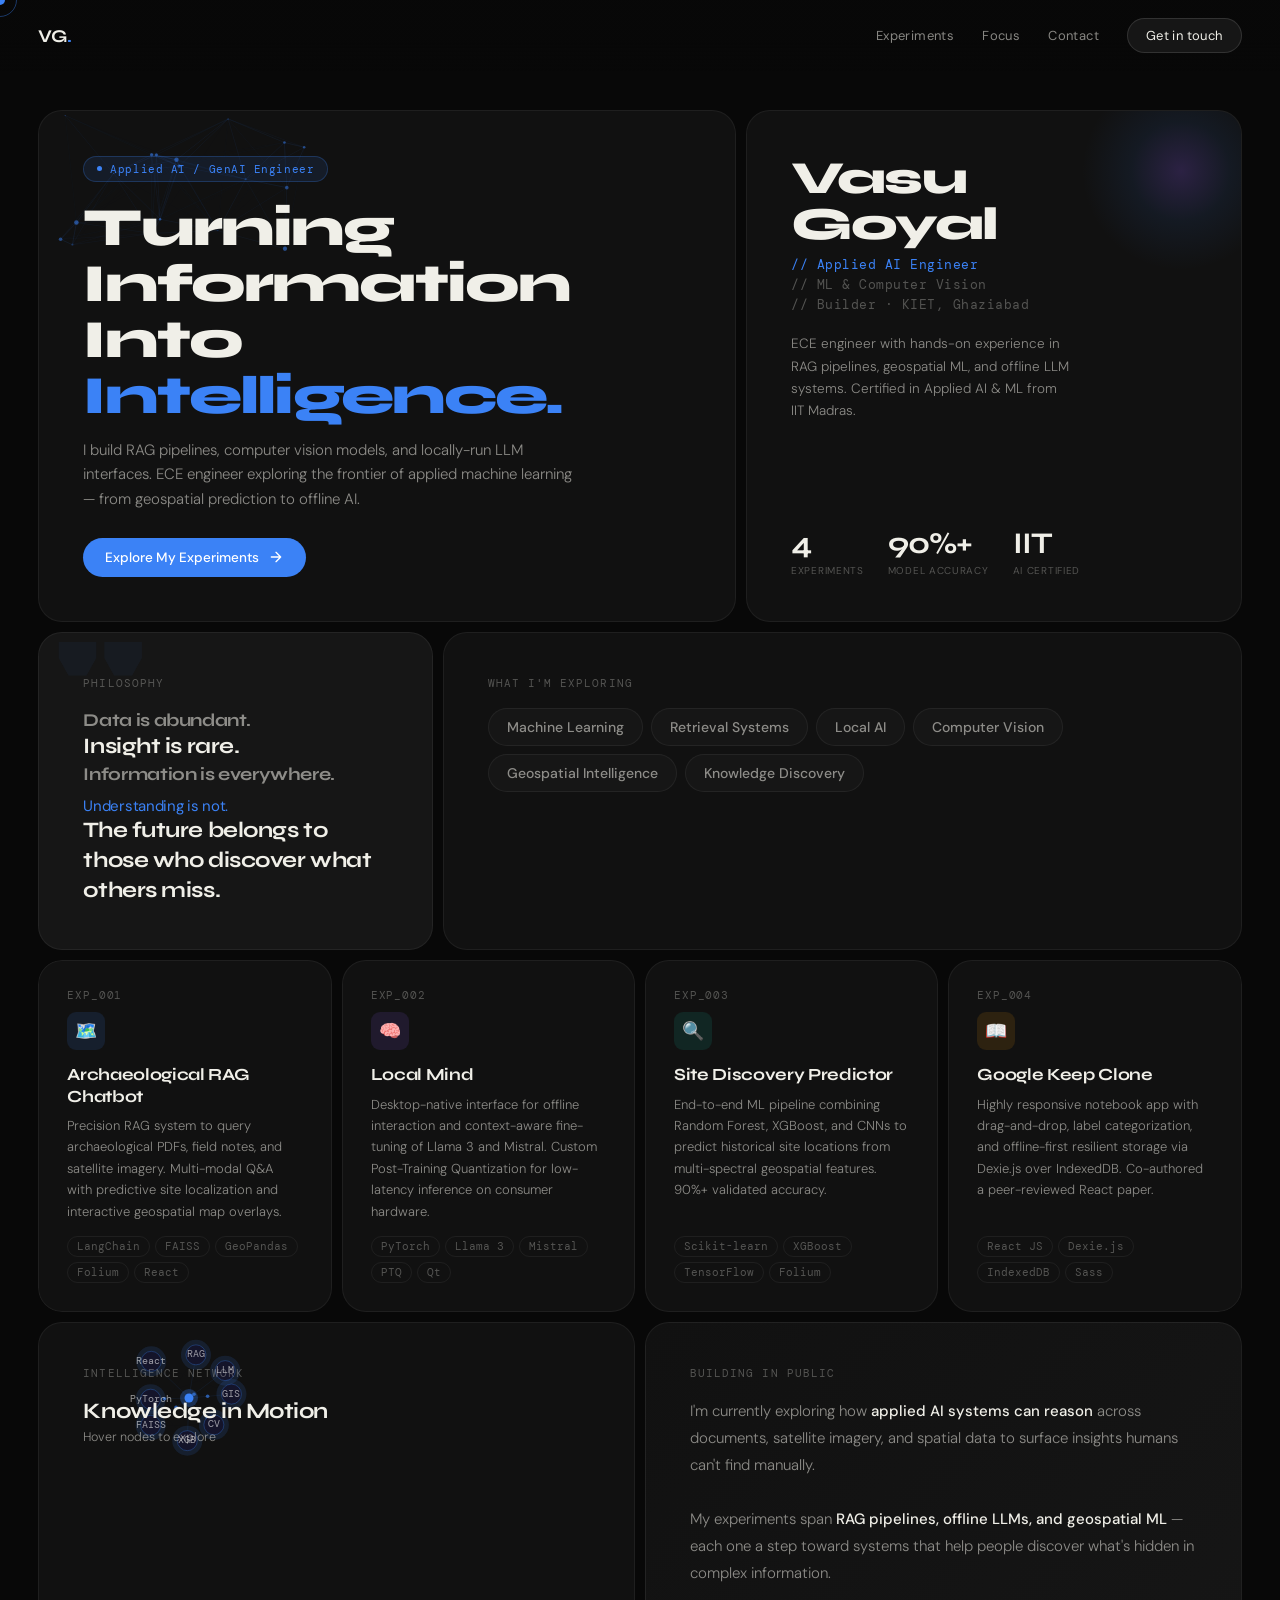
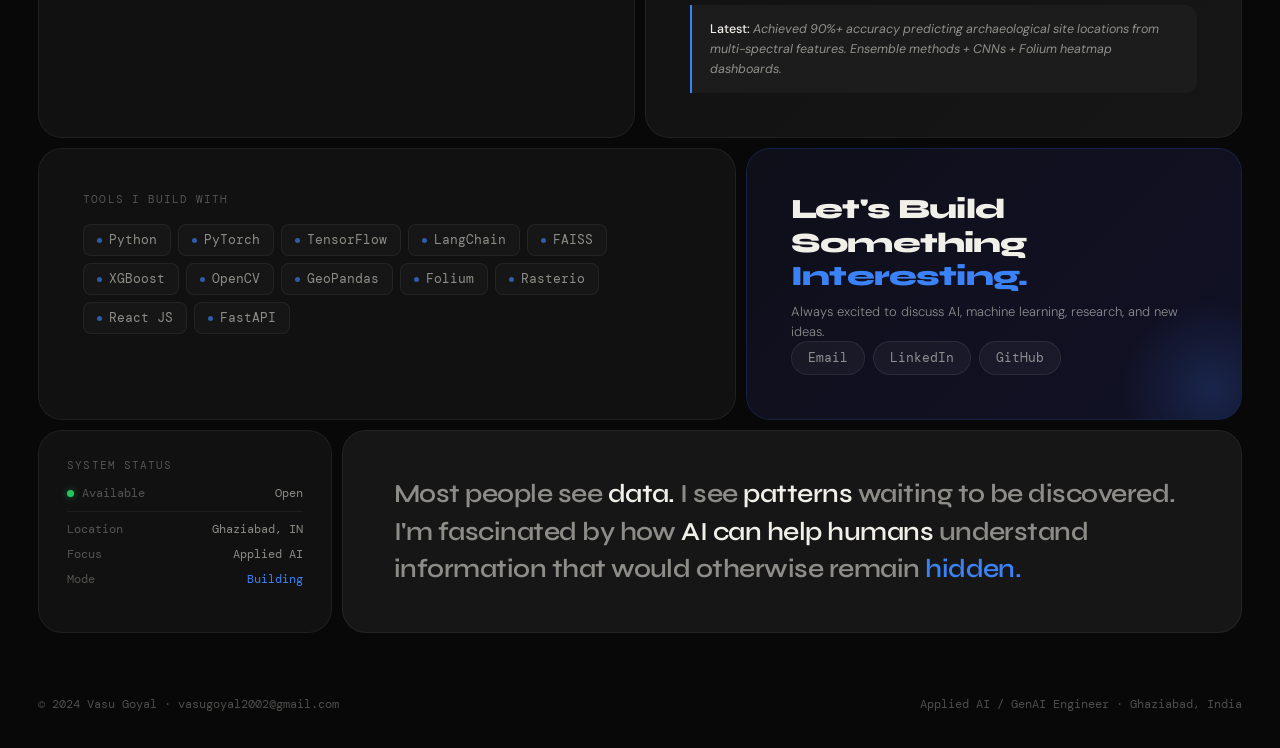
<file: src/imports/vasu-goyal__2_.html>
<!DOCTYPE html>
<html lang="en">
<head>
<meta charset="UTF-8">
<meta name="viewport" content="width=device-width, initial-scale=1.0">
<title>Vasu Goyal — Applied AI Engineer</title>
<link rel="preconnect" href="https://fonts.googleapis.com">
<link rel="preconnect" href="https://fonts.gstatic.com" crossorigin>
<link href="https://fonts.googleapis.com/css2?family=Syne:wght@400;500;600;700;800&family=DM+Sans:ital,opsz,wght@0,9..40,300;0,9..40,400;0,9..40,500;1,9..40,300&family=DM+Mono:wght@300;400&display=swap" rel="stylesheet">
<style>
*, *::before, *::after { box-sizing: border-box; margin: 0; padding: 0; }

:root {
  --bg: #080808;
  --s1: #111111;
  --s2: #161616;
  --s3: #1c1c1c;
  --border: rgba(255,255,255,0.06);
  --border-h: rgba(255,255,255,0.12);
  --tp: #f0efe8;
  --ts: rgba(240,239,232,0.55);
  --tm: rgba(240,239,232,0.3);
  --blue: #3b82f6;
  --blue-d: rgba(59,130,246,0.15);
  --purple: #8b5cf6;
  /* spacing scale */
  --gap: 10px;
  --pad: clamp(20px, 3vw, 40px);
  --pad-panel: clamp(22px, 3.5vw, 44px);
  /* radii */
  --r-sm: 12px;
  --r-md: 16px;
  --r-lg: 20px;
  --r-xl: clamp(16px, 2vw, 24px);
}

html { scroll-behavior: smooth; }

body {
  background: var(--bg);
  color: var(--tp);
  font-family: 'DM Sans', sans-serif;
  min-height: 100vh;
  overflow-x: hidden;
}

/* ── CURSOR (desktop only) ── */
@media (pointer: fine) {
  body { cursor: none; }
  #cursor {
    position: fixed; top: 0; left: 0;
    width: 10px; height: 10px;
    background: var(--blue);
    border-radius: 50%;
    pointer-events: none;
    z-index: 9999;
    transform: translate(-50%,-50%);
    transition: width .18s, height .18s;
  }
  #cursor-ring {
    position: fixed; top: 0; left: 0;
    width: 34px; height: 34px;
    border: 1px solid rgba(59,130,246,.4);
    border-radius: 50%;
    pointer-events: none;
    z-index: 9998;
    transform: translate(-50%,-50%);
    transition: width .32s cubic-bezier(.25,.46,.45,.94),
                height .32s cubic-bezier(.25,.46,.45,.94),
                border-color .2s;
  }
  body:has(a:hover) #cursor,
  body:has(button:hover) #cursor { width: 5px; height: 5px; }
  body:has(a:hover) #cursor-ring,
  body:has(button:hover) #cursor-ring { width: 46px; height: 46px; border-color: rgba(59,130,246,.7); }
}
@media (pointer: coarse) {
  #cursor, #cursor-ring { display: none; }
}

/* ── NAV ── */
nav {
  position: fixed; top: 0; left: 0; right: 0;
  z-index: 200;
  padding: 18px var(--pad);
  display: flex; justify-content: space-between; align-items: center;
  background: linear-gradient(to bottom, rgba(8,8,8,.95) 60%, transparent);
}
.nav-logo {
  font-family: 'Syne', sans-serif;
  font-weight: 700; font-size: 18px;
  color: var(--tp); text-decoration: none;
  letter-spacing: -.02em; z-index: 201;
}
.nav-logo span { color: var(--blue); }

.nav-links {
  display: flex; gap: 28px; align-items: center;
}
.nav-links a {
  font-size: 13px; font-weight: 400;
  color: var(--ts); text-decoration: none;
  letter-spacing: .03em; transition: color .2s;
}
.nav-links a:hover { color: var(--tp); }
.nav-cta {
  background: var(--s2) !important;
  border: 1px solid var(--border-h);
  color: var(--tp) !important;
  padding: 8px 18px; border-radius: 100px;
  font-size: 13px !important;
  transition: border-color .2s, background .2s !important;
}
.nav-cta:hover { background: var(--s3) !important; border-color: rgba(255,255,255,.2) !important; }

/* mobile hamburger */
.nav-hamburger {
  display: none;
  flex-direction: column; gap: 5px;
  cursor: pointer; padding: 4px; z-index: 201;
}
.nav-hamburger span {
  display: block; width: 22px; height: 1.5px;
  background: var(--tp);
  transition: transform .25s, opacity .25s;
}
.nav-hamburger.open span:nth-child(1) { transform: translateY(6.5px) rotate(45deg); }
.nav-hamburger.open span:nth-child(2) { opacity: 0; }
.nav-hamburger.open span:nth-child(3) { transform: translateY(-6.5px) rotate(-45deg); }

.nav-drawer {
  display: none;
  position: fixed; inset: 0;
  background: rgba(8,8,8,.97);
  z-index: 199;
  flex-direction: column; align-items: center; justify-content: center;
  gap: 32px;
}
.nav-drawer.open { display: flex; }
.nav-drawer a {
  font-family: 'Syne', sans-serif;
  font-size: clamp(28px, 7vw, 40px); font-weight: 700;
  color: var(--ts); text-decoration: none;
  letter-spacing: -.02em; transition: color .2s;
}
.nav-drawer a:hover { color: var(--tp); }
.nav-drawer .drawer-email {
  font-family: 'DM Mono', monospace;
  font-size: 13px; font-weight: 400;
  color: var(--blue); letter-spacing: .04em;
  border: 1px solid rgba(59,130,246,.3);
  padding: 10px 22px; border-radius: 100px;
  font-family: 'DM Mono', monospace !important;
  font-size: 13px !important;
  font-weight: 400 !important;
}

/* ── PAGE CONTAINER ── */
.page {
  padding: calc(72px + var(--pad)) var(--pad) var(--pad);
  max-width: 1300px; margin: 0 auto;
}

/* ── BENTO GRID ── */
.bento {
  display: grid;
  grid-template-columns: repeat(12, 1fr);
  gap: var(--gap);
  margin-bottom: var(--gap);
}

/* ── PANEL BASE ── */
.panel {
  background: var(--s1);
  border: 1px solid var(--border);
  border-radius: var(--r-xl);
  overflow: hidden;
  transition: border-color .3s, transform .3s;
  position: relative;
}
.panel:hover { border-color: var(--border-h); }

/* grid spans */
.c7  { grid-column: span 7; }
.c5  { grid-column: span 5; }
.c6  { grid-column: span 6; }
.c4  { grid-column: span 4; }
.c3  { grid-column: span 3; }
.c8  { grid-column: span 8; }
.c9  { grid-column: span 9; }
.c12 { grid-column: span 12; }

/* shared panel label */
.label {
  font-size: 10.5px; letter-spacing: .1em;
  text-transform: uppercase; color: var(--tm);
  font-family: 'DM Mono', monospace; margin-bottom: 18px;
}

/* ── HERO PANEL ── */
.hero-panel {
  grid-column: span 7;
  min-height: clamp(320px, 38vw, 460px);
  padding: var(--pad-panel);
  display: flex; flex-direction: column; justify-content: flex-end;
}
.hero-canvas { position: absolute; inset: 0; z-index: 0; }
.hero-content { position: relative; z-index: 2; }

.badge {
  display: inline-flex; align-items: center; gap: 8px;
  background: rgba(59,130,246,.1);
  border: 1px solid rgba(59,130,246,.25);
  border-radius: 100px; padding: 5px 13px;
  font-size: 11px; font-family: 'DM Mono', monospace;
  color: var(--blue); margin-bottom: 18px; letter-spacing: .05em;
}
.badge::before {
  content: ''; width: 5px; height: 5px;
  background: var(--blue); border-radius: 50%;
  animation: pulse 2s ease-in-out infinite;
}
@keyframes pulse {
  0%,100% { opacity:1; transform:scale(1); }
  50%      { opacity:.4; transform:scale(.75); }
}

.hero-title {
  font-family: 'Syne', sans-serif; font-weight: 800;
  font-size: clamp(28px, 4.2vw, 54px);
  line-height: 1.04; letter-spacing: -.034em;
  color: var(--tp); margin-bottom: 14px;
}
.hero-title .accent { color: var(--blue); }

.hero-sub {
  font-size: clamp(13px, 1.3vw, 15px);
  color: var(--ts); line-height: 1.65;
  max-width: 500px; margin-bottom: 26px; font-weight: 300;
}

.hero-btn {
  display: inline-flex; align-items: center; gap: 9px;
  background: var(--blue); color: #fff;
  border: none; border-radius: 100px;
  padding: 11px 22px; font-size: 13.5px;
  font-family: 'DM Sans', sans-serif; font-weight: 500;
  cursor: pointer; transition: background .2s, transform .2s;
}
.hero-btn:hover { background: #2563eb; transform: translateY(-1px); }
.hero-btn svg { width: 16px; height: 16px; transition: transform .2s; flex-shrink: 0; }
.hero-btn:hover svg { transform: translateX(3px); }

/* ── IDENTITY PANEL ── */
.identity-panel {
  grid-column: span 5;
  padding: var(--pad-panel);
  display: flex; flex-direction: column; justify-content: space-between;
  min-height: clamp(320px, 38vw, 460px);
}
.identity-orb {
  position: absolute; right: -40px; top: -40px;
  width: 200px; height: 200px; border-radius: 50%;
  background: radial-gradient(circle, rgba(139,92,246,.22), rgba(59,130,246,.08), transparent 70%);
  animation: orb 6s ease-in-out infinite;
}
@keyframes orb {
  0%,100% { transform: translate(0,0) scale(1); }
  50%      { transform: translate(-10px,10px) scale(1.05); }
}
.id-name {
  font-family: 'Syne', sans-serif; font-weight: 800;
  font-size: clamp(34px, 4vw, 46px);
  letter-spacing: -.04em; line-height: 1; margin-bottom: 10px;
}
.id-roles { display: flex; flex-direction: column; gap: 4px; margin-bottom: 20px; }
.role-tag { font-size: 12.5px; color: var(--tm); font-family: 'DM Mono', monospace; letter-spacing: .04em; }
.role-tag.on { color: var(--blue); }
.id-bio { font-size: 13.5px; color: var(--ts); line-height: 1.65; font-weight: 300; max-width: 280px; }

.stat-row { display: flex; gap: 24px; flex-wrap: wrap; }
.stat-item { display: flex; flex-direction: column; gap: 3px; }
.stat-n {
  font-family: 'Syne', sans-serif; font-weight: 700;
  font-size: clamp(22px, 3vw, 30px);
  color: var(--tp); letter-spacing: -.03em;
}
.stat-l { font-size: 10px; color: var(--tm); letter-spacing: .07em; text-transform: uppercase; }

/* ── PHILOSOPHY PANEL ── */
.philosophy-panel {
  grid-column: span 4;
  padding: var(--pad-panel);
  display: flex; flex-direction: column; justify-content: center;
  background: var(--s2); min-height: 200px;
}
.philosophy-panel::before {
  content: '"'; position: absolute;
  top: -16px; left: 16px;
  font-family: 'Syne', sans-serif; font-size: 150px;
  color: rgba(59,130,246,.05); font-weight: 800; line-height: 1;
}
.phil-line {
  font-family: 'Syne', sans-serif; font-weight: 700;
  font-size: clamp(16px, 1.8vw, 22px);
  letter-spacing: -.02em; line-height: 1.35; color: var(--tp);
  position: relative; z-index: 1;
  opacity: 0; animation: fup .55s forwards;
}
.phil-line:nth-child(2) { color: var(--ts); animation-delay: .15s; font-size: clamp(14px,1.5vw,18px); }
.phil-line:nth-child(3) { animation-delay: .3s; }
.phil-line:nth-child(4) { color: var(--ts); animation-delay: .45s; font-size: clamp(14px,1.5vw,18px); }
.phil-line:nth-child(5) {
  color: var(--blue); animation-delay: .6s;
  font-size: clamp(12px,1.2vw,15px); margin-top: 10px;
  font-family: 'DM Sans', sans-serif; font-weight: 400;
}
@keyframes fup {
  from { opacity:0; transform:translateY(10px); }
  to   { opacity:1; transform:translateY(0); }
}

/* ── FOCUS PANEL ── */
.focus-panel {
  grid-column: span 8;
  padding: var(--pad-panel); min-height: 200px;
}
.focus-nodes { display: flex; flex-wrap: wrap; gap: 8px; margin-top: 4px; }
.fnode {
  position: relative;
  background: var(--s2); border: 1px solid var(--border);
  border-radius: 100px; padding: 9px 18px;
  font-size: clamp(12px, 1.2vw, 14px); font-weight: 500;
  color: var(--ts); cursor: pointer; transition: all .22s;
}
.fnode:hover {
  background: var(--blue-d); border-color: rgba(59,130,246,.4);
  color: var(--tp); transform: translateY(-2px);
}
.ftooltip {
  position: absolute; bottom: calc(100% + 7px); left: 50%;
  transform: translateX(-50%);
  background: #181830; border: 1px solid rgba(59,130,246,.28);
  border-radius: var(--r-sm); padding: 9px 13px;
  font-size: 12px; color: var(--ts); text-align: center;
  width: max-content; max-width: 210px;
  pointer-events: none; opacity: 0; transition: opacity .18s; z-index: 20;
  white-space: normal; line-height: 1.5;
}
.fnode:hover .ftooltip { opacity: 1; }

/* ── EXPERIMENTS ── */
.experiments-row {
  grid-column: span 12; padding: 0;
  background: transparent; border: none;
  display: grid; grid-template-columns: repeat(4, 1fr);
  gap: var(--gap);
}
.exp-card {
  background: var(--s1); border: 1px solid var(--border);
  border-radius: var(--r-xl); padding: clamp(20px,2.5vw,28px);
  transition: border-color .3s, transform .25s;
  position: relative; overflow: hidden;
  min-height: clamp(230px, 24vw, 280px);
  display: flex; flex-direction: column; justify-content: space-between;
  cursor: default;
}
.exp-card:hover { border-color: var(--border-h); transform: translateY(-3px); }
.exp-card::before {
  content: ''; position: absolute; inset: 0;
  opacity: 0; transition: opacity .3s; border-radius: inherit;
}
.exp-card:hover::before { opacity: 1; }
.exp-card.bl::before { background: radial-gradient(ellipse at top right, rgba(59,130,246,.08), transparent 60%); }
.exp-card.pu::before { background: radial-gradient(ellipse at top right, rgba(139,92,246,.08), transparent 60%); }
.exp-card.te::before { background: radial-gradient(ellipse at top right, rgba(20,184,166,.08), transparent 60%); }
.exp-card.am::before { background: radial-gradient(ellipse at top right, rgba(245,158,11,.08), transparent 60%); }

.exp-num { font-family:'DM Mono',monospace; font-size:10.5px; color:var(--tm); margin-bottom:10px; letter-spacing:.08em; }
.exp-icon {
  width: 38px; height: 38px; border-radius: 9px;
  display: flex; align-items: center; justify-content: center;
  margin-bottom: 14px; font-size: 18px;
}
.exp-icon.bl { background: rgba(59,130,246,.12); }
.exp-icon.pu { background: rgba(139,92,246,.12); }
.exp-icon.te { background: rgba(20,184,166,.12); }
.exp-icon.am { background: rgba(245,158,11,.12); }
.exp-title {
  font-family:'Syne',sans-serif; font-weight:700;
  font-size: clamp(14px,1.4vw,17px); letter-spacing:-.02em;
  color: var(--tp); margin-bottom:8px; line-height:1.25;
}
.exp-desc {
  font-size: clamp(12px,1.1vw,13px); color:var(--ts);
  line-height:1.65; font-weight:300; flex:1; margin-bottom:14px;
}
.exp-tags { display:flex; flex-wrap:wrap; gap:5px; }
.exp-tag {
  font-size:10.5px; font-family:'DM Mono',monospace;
  padding:3px 9px; border-radius:100px;
  border:1px solid var(--border); color:var(--tm);
}

/* ── NETWORK PANEL ── */
.network-panel {
  grid-column: span 6;
  min-height: clamp(260px, 28vw, 340px);
  padding: var(--pad-panel);
}
.network-panel canvas { position:absolute; inset:0; }
.net-overlay { position:relative; z-index:2; pointer-events:none; }
.net-overlay .net-title {
  font-family:'Syne',sans-serif; font-weight:700;
  font-size: clamp(16px,2vw,22px); letter-spacing:-.02em; margin-top:6px;
}
.net-overlay .net-sub { font-size:12.5px; color:var(--ts); margin-top:5px; font-weight:300; }

/* ── LEARNING PANEL ── */
.learning-panel {
  grid-column: span 6;
  padding: var(--pad-panel);
  min-height: clamp(260px, 28vw, 340px);
  display: flex; flex-direction: column; justify-content: space-between;
  background: linear-gradient(135deg, var(--s1), var(--s2));
}
.learn-text { font-size:clamp(13px,1.3vw,15px); color:var(--ts); line-height:1.8; font-weight:300; }
.learn-text .hi { color:var(--tp); font-weight:500; }
.journal {
  margin-top: 18px; padding:14px 18px;
  background: var(--s3); border-left:2px solid var(--blue);
  border-radius:0 var(--r-sm) var(--r-sm) 0;
  font-size:12.5px; color:var(--ts); font-style:italic; line-height:1.6;
}
.journal strong { color:var(--tp); font-style:normal; font-weight:500; }

/* ── TOOLBOX PANEL ── */
.toolbox-panel { grid-column:span 7; padding:var(--pad-panel); }
.tools-grid { display:flex; flex-wrap:wrap; gap:7px; margin-top:16px; }
.chip {
  display:flex; align-items:center; gap:7px;
  background:var(--s2); border:1px solid var(--border);
  border-radius:8px; padding:7px 13px;
  font-size:12.5px; font-family:'DM Mono',monospace; color:var(--ts);
  transition:all .2s; cursor:default;
}
.chip:hover { border-color:var(--border-h); color:var(--tp); background:var(--s3); }
.dot { width:5px; height:5px; border-radius:50%; background:var(--blue); opacity:.65; flex-shrink:0; }

/* ── CONTACT PANEL ── */
.contact-panel {
  grid-column: span 5; padding:var(--pad-panel);
  background: linear-gradient(135deg,#0f0f1a,#111126);
  border-color: rgba(59,130,246,.15);
  display:flex; flex-direction:column; justify-content:space-between;
  min-height: 200px;
}
.contact-panel::before {
  content:''; position:absolute; bottom:-60px; right:-60px;
  width:180px; height:180px; border-radius:50%;
  background:radial-gradient(circle,rgba(59,130,246,.18),transparent 70%);
}
.contact-head {
  font-family:'Syne',sans-serif; font-weight:800;
  font-size:clamp(20px,2.4vw,28px); letter-spacing:-.03em; line-height:1.2;
  position:relative; z-index:1;
}
.contact-head span { color:var(--blue); }
.contact-sub { font-size:13px; color:var(--ts); margin-top:8px; font-weight:300; position:relative; z-index:1; line-height:1.5; }
.contact-links { display:flex; gap:8px; flex-wrap:wrap; position:relative; z-index:1; }
.clink {
  display:flex; align-items:center; gap:7px;
  background:rgba(255,255,255,.04); border:1px solid rgba(255,255,255,.08);
  border-radius:100px; padding:8px 16px;
  font-size:12.5px; color:var(--ts); text-decoration:none;
  transition:all .2s; font-family:'DM Mono',monospace; white-space:nowrap;
}
.clink:hover { border-color:rgba(59,130,246,.5); color:var(--blue); background:rgba(59,130,246,.08); }

/* ── STATUS PANEL ── */
.status-panel {
  grid-column:span 3; padding:clamp(18px,2.5vw,28px);
  display:flex; flex-direction:column; gap:10px;
}
.srow { display:flex; align-items:center; justify-content:space-between; }
.slabel { font-size:11.5px; color:var(--tm); font-family:'DM Mono',monospace; }
.sval   { font-size:11.5px; color:var(--ts); font-family:'DM Mono',monospace; }
.sdot { width:7px; height:7px; border-radius:50%; flex-shrink:0; }
.sdot.green { background:#22c55e; box-shadow:0 0 7px rgba(34,197,94,.5); animation:pulse 2s ease-in-out infinite; }
.sitem { display:flex; align-items:center; gap:8px; }
.sdivider { height:1px; background:var(--border); }

/* ── MANIFESTO PANEL ── */
.manifesto-panel {
  grid-column:span 9; padding:clamp(24px,3.5vw,44px) clamp(28px,4vw,52px);
  display:flex; align-items:center; background:var(--s2);
}
.manifesto-text {
  font-family:'Syne',sans-serif; font-weight:600;
  font-size:clamp(16px,2.2vw,26px);
  letter-spacing:-.02em; line-height:1.45; color:var(--ts);
}
.manifesto-text em  { color:var(--tp); font-style:normal; }
.manifesto-text .bl { color:var(--blue); }

/* ── FOOTER ── */
footer {
  max-width:1300px; margin:0 auto;
  padding:16px var(--pad) 36px;
  display:flex; justify-content:space-between; align-items:center;
  flex-wrap:wrap; gap:8px;
}
.footer-text { font-size:11.5px; color:var(--tm); font-family:'DM Mono',monospace; }

/* ── ENTRY ANIMATIONS ── */
.panel {
  animation: pin .48s cubic-bezier(.25,.46,.45,.94) both;
}
@keyframes pin {
  from { opacity:0; transform:translateY(14px); }
  to   { opacity:1; transform:translateY(0); }
}
.bento .panel:nth-child(1) { animation-delay:.04s; }
.bento .panel:nth-child(2) { animation-delay:.09s; }
.bento .panel:nth-child(3) { animation-delay:.14s; }
.bento .panel:nth-child(4) { animation-delay:.19s; }

/* ── RESPONSIVE ── */

/* Tablet landscape: 1024px */
@media (max-width: 1100px) {
  :root { --gap: 9px; }
  .c7  { grid-column: span 7; }
  .c5  { grid-column: span 5; }
}

/* Tablet portrait: 768–1023px */
@media (max-width: 1023px) {
  :root { --gap: 8px; }

  /* Hero stack: hero full width, identity below at full width */
  .hero-panel    { grid-column: span 12; min-height: clamp(300px, 45vw, 400px); }
  .identity-panel { grid-column: span 12; min-height: auto; flex-direction: row; align-items: center; gap: 32px; }
  .identity-panel .id-name { font-size: clamp(38px, 7vw, 52px); }
  .identity-orb { right: -20px; top: -20px; width: 150px; height: 150px; }

  /* Philosophy full, focus full */
  .philosophy-panel { grid-column: span 5; }
  .focus-panel      { grid-column: span 7; }

  /* Experiments: 2×2 */
  .experiments-row { grid-template-columns: repeat(2, 1fr); }

  /* Network + Learning */
  .network-panel   { grid-column: span 6; }
  .learning-panel  { grid-column: span 6; }

  /* Toolbox + Contact */
  .toolbox-panel  { grid-column: span 7; }
  .contact-panel  { grid-column: span 5; }

  /* Status + Manifesto */
  .status-panel   { grid-column: span 4; }
  .manifesto-panel { grid-column: span 8; }
}

/* Small tablet / large phone: 600–767px */
@media (max-width: 767px) {
  :root { --gap: 8px; --pad: 16px; --pad-panel: 22px; }

  .nav-links { display: none; }
  .nav-hamburger { display: flex; }

  /* All panels full width */
  .c7, .c5, .c6, .c4, .c3, .c8, .c9, .c12 { grid-column: span 12; }
  .hero-panel { min-height: clamp(280px, 72vw, 380px); }
  .identity-panel { flex-direction: column; min-height: auto; }
  .identity-panel .identity-orb { display: none; }

  .philosophy-panel { grid-column: span 12; }
  .focus-panel      { grid-column: span 12; }

  .experiments-row  { grid-template-columns: 1fr 1fr; grid-column: span 12; }

  .network-panel    { grid-column: span 12; min-height: 280px; }
  .learning-panel   { grid-column: span 12; min-height: auto; }

  .toolbox-panel    { grid-column: span 12; }
  .contact-panel    { grid-column: span 12; }

  .status-panel     { grid-column: span 12; flex-direction: row; flex-wrap: wrap; gap: 12px 24px; align-items: center; }
  .manifesto-panel  { grid-column: span 12; }

  .id-name { font-size: clamp(36px, 10vw, 48px); }
  .manifesto-text { font-size: clamp(15px, 4vw, 20px); }
}

/* Mobile: ≤480px */
@media (max-width: 480px) {
  :root { --pad: 14px; --pad-panel: 20px; }

  .experiments-row { grid-template-columns: 1fr; }
  .exp-card { min-height: auto; }

  .contact-links { flex-direction: column; }
  .clink { justify-content: center; }

  .hero-title { font-size: clamp(26px, 8.5vw, 36px); }
  .hero-sub { font-size: 13px; }
  .stat-row { gap: 20px; }

  .manifesto-panel { padding: 24px 20px; }
  .manifesto-text { font-size: clamp(14px, 4.5vw, 18px); }

  footer { flex-direction: column; align-items: flex-start; gap: 4px; }
}

/* Very small: ≤360px */
@media (max-width: 360px) {
  :root { --pad: 12px; --pad-panel: 16px; }
  .hero-title { font-size: 24px; }
  .badge { font-size: 10px; }
}
</style>
</head>
<body>

<div id="cursor"></div>
<div id="cursor-ring"></div>

<!-- Mobile drawer -->
<div class="nav-drawer" id="navDrawer">
  <a href="#experiments" onclick="closeDrawer()">Experiments</a>
  <a href="#focus" onclick="closeDrawer()">Focus</a>
  <a href="#contact" onclick="closeDrawer()">Contact</a>
  <a href="mailto:vasugoyal2002@gmail.com" class="drawer-email" onclick="closeDrawer()">vasugoyal2002@gmail.com</a>
</div>

<nav>
  <a href="#" class="nav-logo">VG<span>.</span></a>
  <div class="nav-links">
    <a href="#experiments">Experiments</a>
    <a href="#focus">Focus</a>
    <a href="#contact">Contact</a>
    <a href="mailto:vasugoyal2002@gmail.com" class="nav-cta">Get in touch</a>
  </div>
  <div class="nav-hamburger" id="hamburger" onclick="toggleDrawer()" aria-label="Menu">
    <span></span><span></span><span></span>
  </div>
</nav>

<main class="page">

  <!-- ROW 1: Hero + Identity -->
  <div class="bento">
    <div class="panel hero-panel c7">
      <canvas class="hero-canvas" id="heroCanvas"></canvas>
      <div class="hero-content">
        <div class="badge">Applied AI / GenAI Engineer</div>
        <h1 class="hero-title">Turning Information<br>Into <span class="accent">Intelligence.</span></h1>
        <p class="hero-sub">I build RAG pipelines, computer vision models, and locally-run LLM interfaces. ECE engineer exploring the frontier of applied machine learning — from geospatial prediction to offline AI.</p>
        <button class="hero-btn" onclick="document.getElementById('experiments').scrollIntoView({behavior:'smooth'})">
          Explore My Experiments
          <svg viewBox="0 0 24 24" fill="none" stroke="currentColor" stroke-width="2" stroke-linecap="round" stroke-linejoin="round"><path d="M5 12h14M12 5l7 7-7 7"/></svg>
        </button>
      </div>
    </div>

    <div class="panel identity-panel c5">
      <div class="identity-orb"></div>
      <div>
        <div class="id-name">Vasu<br>Goyal</div>
        <div class="id-roles">
          <span class="role-tag on">// Applied AI Engineer</span>
          <span class="role-tag">// ML &amp; Computer Vision</span>
          <span class="role-tag">// Builder · KIET, Ghaziabad</span>
        </div>
        <p class="id-bio">ECE engineer with hands-on experience in RAG pipelines, geospatial ML, and offline LLM systems. Certified in Applied AI &amp; ML from IIT Madras.</p>
      </div>
      <div class="stat-row">
        <div class="stat-item"><span class="stat-n">4</span><span class="stat-l">Experiments</span></div>
        <div class="stat-item"><span class="stat-n">90%+</span><span class="stat-l">Model Accuracy</span></div>
        <div class="stat-item"><span class="stat-n">IIT</span><span class="stat-l">AI Certified</span></div>
      </div>
    </div>
  </div>

  <!-- ROW 2: Philosophy + Focus -->
  <div class="bento">
    <div class="panel philosophy-panel c4">
      <div class="label">Philosophy</div>
      <div class="phil-line">Data is abundant.</div>
      <div class="phil-line">Insight is rare.</div>
      <div class="phil-line">Information is everywhere.</div>
      <div class="phil-line">Understanding is not.</div>
      <div class="phil-line">The future belongs to those who discover what others miss.</div>
    </div>

    <div class="panel focus-panel c8" id="focus">
      <div class="label">What I'm Exploring</div>
      <div class="focus-nodes">
        <div class="fnode">Machine Learning<div class="ftooltip">Building models that learn patterns from data to make predictions and decisions.</div></div>
        <div class="fnode">Retrieval Systems<div class="ftooltip">RAG pipelines and vector search for intelligent information retrieval.</div></div>
        <div class="fnode">Local AI<div class="ftooltip">Running LLMs entirely on local hardware for privacy and offline intelligence.</div></div>
        <div class="fnode">Computer Vision<div class="ftooltip">Teaching machines to interpret satellite imagery and visual data.</div></div>
        <div class="fnode">Geospatial Intelligence<div class="ftooltip">Using spatial data and GIS to discover hidden geographical patterns.</div></div>
        <div class="fnode">Knowledge Discovery<div class="ftooltip">Building systems that surface insights from unstructured information.</div></div>
      </div>
    </div>
  </div>

  <!-- ROW 3: Experiments -->
  <div class="bento" id="experiments">
    <div class="experiments-row panel c12">
      <div class="exp-card bl">
        <div>
          <div class="exp-num">EXP_001</div>
          <div class="exp-icon bl">🗺️</div>
          <div class="exp-title">Archaeological RAG Chatbot</div>
          <div class="exp-desc">Precision RAG system to query archaeological PDFs, field notes, and satellite imagery. Multi-modal Q&amp;A with predictive site localization and interactive geospatial map overlays.</div>
        </div>
        <div class="exp-tags">
          <span class="exp-tag">LangChain</span><span class="exp-tag">FAISS</span><span class="exp-tag">GeoPandas</span><span class="exp-tag">Folium</span><span class="exp-tag">React</span>
        </div>
      </div>
      <div class="exp-card pu">
        <div>
          <div class="exp-num">EXP_002</div>
          <div class="exp-icon pu">🧠</div>
          <div class="exp-title">Local Mind</div>
          <div class="exp-desc">Desktop-native interface for offline interaction and context-aware fine-tuning of Llama 3 and Mistral. Custom Post-Training Quantization for low-latency inference on consumer hardware.</div>
        </div>
        <div class="exp-tags">
          <span class="exp-tag">PyTorch</span><span class="exp-tag">Llama 3</span><span class="exp-tag">Mistral</span><span class="exp-tag">PTQ</span><span class="exp-tag">Qt</span>
        </div>
      </div>
      <div class="exp-card te">
        <div>
          <div class="exp-num">EXP_003</div>
          <div class="exp-icon te">🔍</div>
          <div class="exp-title">Site Discovery Predictor</div>
          <div class="exp-desc">End-to-end ML pipeline combining Random Forest, XGBoost, and CNNs to predict historical site locations from multi-spectral geospatial features. 90%+ validated accuracy.</div>
        </div>
        <div class="exp-tags">
          <span class="exp-tag">Scikit-learn</span><span class="exp-tag">XGBoost</span><span class="exp-tag">TensorFlow</span><span class="exp-tag">Folium</span>
        </div>
      </div>
      <div class="exp-card am">
        <div>
          <div class="exp-num">EXP_004</div>
          <div class="exp-icon am">📖</div>
          <div class="exp-title">Google Keep Clone</div>
          <div class="exp-desc">Highly responsive notebook app with drag-and-drop, label categorization, and offline-first resilient storage via Dexie.js over IndexedDB. Co-authored a peer-reviewed React paper.</div>
        </div>
        <div class="exp-tags">
          <span class="exp-tag">React JS</span><span class="exp-tag">Dexie.js</span><span class="exp-tag">IndexedDB</span><span class="exp-tag">Sass</span>
        </div>
      </div>
    </div>
  </div>

  <!-- ROW 4: Network + Learning -->
  <div class="bento">
    <div class="panel network-panel c6">
      <canvas id="networkCanvas"></canvas>
      <div class="net-overlay">
        <div class="label">Intelligence Network</div>
        <div class="net-title">Knowledge in Motion</div>
        <div class="net-sub">Hover nodes to explore</div>
      </div>
    </div>

    <div class="panel learning-panel c6">
      <div>
        <div class="label">Building in Public</div>
        <p class="learn-text">I'm currently exploring how <span class="hi">applied AI systems can reason</span> across documents, satellite imagery, and spatial data to surface insights humans can't find manually.<br><br>
        My experiments span <span class="hi">RAG pipelines, offline LLMs, and geospatial ML</span> — each one a step toward systems that help people discover what's hidden in complex information.</p>
      </div>
      <div class="journal">
        <strong>Latest:</strong> Achieved 90%+ accuracy predicting archaeological site locations from multi-spectral features. Ensemble methods + CNNs + Folium heatmap dashboards.
      </div>
    </div>
  </div>

  <!-- ROW 5: Toolbox + Contact -->
  <div class="bento">
    <div class="panel toolbox-panel c7">
      <div class="label">Tools I Build With</div>
      <div class="tools-grid">
        <div class="chip"><span class="dot"></span>Python</div>
        <div class="chip"><span class="dot"></span>PyTorch</div>
        <div class="chip"><span class="dot"></span>TensorFlow</div>
        <div class="chip"><span class="dot"></span>LangChain</div>
        <div class="chip"><span class="dot"></span>FAISS</div>
        <div class="chip"><span class="dot"></span>XGBoost</div>
        <div class="chip"><span class="dot"></span>OpenCV</div>
        <div class="chip"><span class="dot"></span>GeoPandas</div>
        <div class="chip"><span class="dot"></span>Folium</div>
        <div class="chip"><span class="dot"></span>Rasterio</div>
        <div class="chip"><span class="dot"></span>React JS</div>
        <div class="chip"><span class="dot"></span>FastAPI</div>
      </div>
    </div>

    <div class="panel contact-panel c5" id="contact">
      <div>
        <div class="contact-head">Let's Build Something <span>Interesting.</span></div>
        <div class="contact-sub">Always excited to discuss AI, machine learning, research, and new ideas.</div>
      </div>
      <div class="contact-links">
        <a href="mailto:vasugoyal2002@gmail.com" class="clink">Email</a>
        <a href="https://linkedin.com/in/vasu-goyal" class="clink">LinkedIn</a>
        <a href="https://github.com/Vasu200215" class="clink">GitHub</a>
      </div>
    </div>
  </div>

  <!-- ROW 6: Status + Manifesto -->
  <div class="bento">
    <div class="panel status-panel c3">
      <div class="label" style="margin-bottom:4px;">System Status</div>
      <div class="srow">
        <div class="sitem"><div class="sdot green"></div><span class="slabel">Available</span></div>
        <span class="sval">Open</span>
      </div>
      <div class="sdivider"></div>
      <div class="srow"><span class="slabel">Location</span><span class="sval">Ghaziabad, IN</span></div>
      <div class="srow"><span class="slabel">Focus</span><span class="sval">Applied AI</span></div>
      <div class="srow"><span class="slabel">Mode</span><span class="sval" style="color:var(--blue)">Building</span></div>
    </div>

    <div class="panel manifesto-panel c9">
      <div class="manifesto-text">
        Most people see <em>data.</em> I see <em>patterns</em> waiting to be discovered. I'm fascinated by how <em>AI can help humans</em> understand information that would otherwise remain <span class="bl">hidden.</span>
      </div>
    </div>
  </div>

</main>

<footer>
  <span class="footer-text">© 2024 Vasu Goyal · vasugoyal2002@gmail.com</span>
  <span class="footer-text">Applied AI / GenAI Engineer · Ghaziabad, India</span>
</footer>

<script>
/* ── Mobile nav ── */
function toggleDrawer() {
  const d = document.getElementById('navDrawer');
  const h = document.getElementById('hamburger');
  d.classList.toggle('open');
  h.classList.toggle('open');
  document.body.style.overflow = d.classList.contains('open') ? 'hidden' : '';
}
function closeDrawer() {
  document.getElementById('navDrawer').classList.remove('open');
  document.getElementById('hamburger').classList.remove('open');
  document.body.style.overflow = '';
}

/* ── Custom cursor (fine pointer only) ── */
if (window.matchMedia('(pointer: fine)').matches) {
  const cur = document.getElementById('cursor');
  const ring = document.getElementById('cursor-ring');
  let mx=0,my=0,rx=0,ry=0;
  document.addEventListener('mousemove', e => { mx=e.clientX; my=e.clientY; });
  (function tick() {
    cur.style.left = mx+'px'; cur.style.top = my+'px';
    rx += (mx-rx)*.12; ry += (my-ry)*.12;
    ring.style.left = rx+'px'; ring.style.top = ry+'px';
    requestAnimationFrame(tick);
  })();
}

/* ── Hero canvas: neural network ── */
(function(){
  const canvas = document.getElementById('heroCanvas');
  const ctx = canvas.getContext('2d');
  let W, H, nodes = [];

  function resize() {
    W = canvas.width  = canvas.offsetWidth;
    H = canvas.height = canvas.offsetHeight;
    const count = Math.max(18, Math.floor((W*H)/8000));
    nodes = Array.from({length: count}, () => ({
      x: Math.random()*W, y: Math.random()*H,
      vx: (Math.random()-.5)*.3, vy: (Math.random()-.5)*.3,
      r: Math.random()*1.8+.8, pulse: Math.random()*Math.PI*2
    }));
  }

  function draw() {
    ctx.clearRect(0,0,W,H);
    for (let i=0; i<nodes.length; i++) {
      for (let j=i+1; j<nodes.length; j++) {
        const dx=nodes[i].x-nodes[j].x, dy=nodes[i].y-nodes[j].y;
        const d=Math.sqrt(dx*dx+dy*dy);
        if (d<130) {
          ctx.beginPath();
          ctx.moveTo(nodes[i].x,nodes[i].y);
          ctx.lineTo(nodes[j].x,nodes[j].y);
          ctx.strokeStyle=`rgba(59,130,246,${(1-d/130)*.22})`;
          ctx.lineWidth=.5; ctx.stroke();
        }
      }
    }
    nodes.forEach(n => {
      n.pulse+=.018;
      const g=Math.sin(n.pulse)*.28+.72;
      ctx.beginPath(); ctx.arc(n.x,n.y,n.r*g,0,Math.PI*2);
      ctx.fillStyle=`rgba(59,130,246,${.55*g})`; ctx.fill();
      n.x+=n.vx; n.y+=n.vy;
      if(n.x<0||n.x>W) n.vx*=-1;
      if(n.y<0||n.y>H) n.vy*=-1;
    });
    requestAnimationFrame(draw);
  }
  new ResizeObserver(resize).observe(canvas.parentElement);
  resize(); draw();
})();

/* ── Network canvas ── */
(function(){
  const canvas = document.getElementById('networkCanvas');
  if (!canvas) return;
  const ctx = canvas.getContext('2d');
  let W, H, nodes=[], hov=-1;
  const labels=['RAG','LLM','GIS','CV','XGB','FAISS','PyTorch','React'];

  function resize() {
    W = canvas.width  = canvas.offsetWidth;
    H = canvas.height = canvas.offsetHeight;
    const r = Math.min(W,H) * .3;
    nodes = labels.map((l,i) => {
      const a = (i/labels.length)*Math.PI*2 - Math.PI/2;
      return { x:W/2+Math.cos(a)*r, y:H/2+Math.sin(a)*r,
               ox:W/2+Math.cos(a)*r, oy:H/2+Math.sin(a)*r,
               label:l, phase:Math.random()*Math.PI*2 };
    });
  }

  canvas.addEventListener('mousemove', e => {
    const rc=canvas.getBoundingClientRect(), x=e.clientX-rc.left, y=e.clientY-rc.top;
    hov=-1;
    nodes.forEach((n,i)=>{ const dx=n.x-x,dy=n.y-y; if(dx*dx+dy*dy<400) hov=i; });
  });
  canvas.addEventListener('mouseleave', ()=>{ hov=-1; });

  function draw(){
    ctx.clearRect(0,0,W,H);
    const t=Date.now()*.001, cx=W/2, cy=H/2;

    nodes.forEach((n,i)=>{
      const al = hov<0?.15 : hov===i?.5:.05;
      ctx.beginPath(); ctx.moveTo(cx,cy); ctx.lineTo(n.x,n.y);
      ctx.strokeStyle=`rgba(59,130,246,${al})`; ctx.lineWidth=hov===i?1.5:.5; ctx.stroke();
      const p=(t*.45+i*.3)%1, px=cx+(n.x-cx)*p, py=cy+(n.y-cy)*p;
      ctx.beginPath(); ctx.arc(px,py,1.8,0,Math.PI*2);
      ctx.fillStyle='rgba(59,130,246,.65)'; ctx.fill();
    });
    for(let i=0;i<nodes.length;i++) for(let j=i+2;j<nodes.length;j+=3){
      ctx.beginPath(); ctx.moveTo(nodes[i].x,nodes[i].y); ctx.lineTo(nodes[j].x,nodes[j].y);
      ctx.strokeStyle='rgba(139,92,246,.04)'; ctx.lineWidth=.3; ctx.stroke();
    }
    // center
    ctx.beginPath(); ctx.arc(cx,cy,9,0,Math.PI*2); ctx.fillStyle='rgba(59,130,246,.28)'; ctx.fill();
    ctx.beginPath(); ctx.arc(cx,cy,4.5,0,Math.PI*2); ctx.fillStyle='#3b82f6'; ctx.fill();

    nodes.forEach((n,i)=>{
      n.phase+=.007;
      n.x=n.ox+Math.sin(n.phase)*7; n.y=n.oy+Math.cos(n.phase*.7)*5;
      const hv=hov===i, rad=hv?14:10;
      ctx.beginPath(); ctx.arc(n.x,n.y,rad+5,0,Math.PI*2);
      ctx.fillStyle=`rgba(59,130,246,${hv?.38:.13})`; ctx.fill();
      ctx.beginPath(); ctx.arc(n.x,n.y,rad,0,Math.PI*2);
      ctx.fillStyle=hv?'#1a1a3e':'#14142a'; ctx.fill();
      ctx.strokeStyle=hv?'#3b82f6':'rgba(59,130,246,.38)';
      ctx.lineWidth=hv?1.5:.8; ctx.stroke();
      ctx.fillStyle=hv?'#fff':'rgba(255,255,255,.58)';
      ctx.font=`${hv?500:400} 10px DM Mono,monospace`;
      ctx.textAlign='center'; ctx.textBaseline='middle';
      ctx.fillText(n.label,n.x,n.y);
    });
    requestAnimationFrame(draw);
  }
  new ResizeObserver(resize).observe(canvas.parentElement);
  resize(); draw();
})();
</script>
</body>
</html>
</file>
